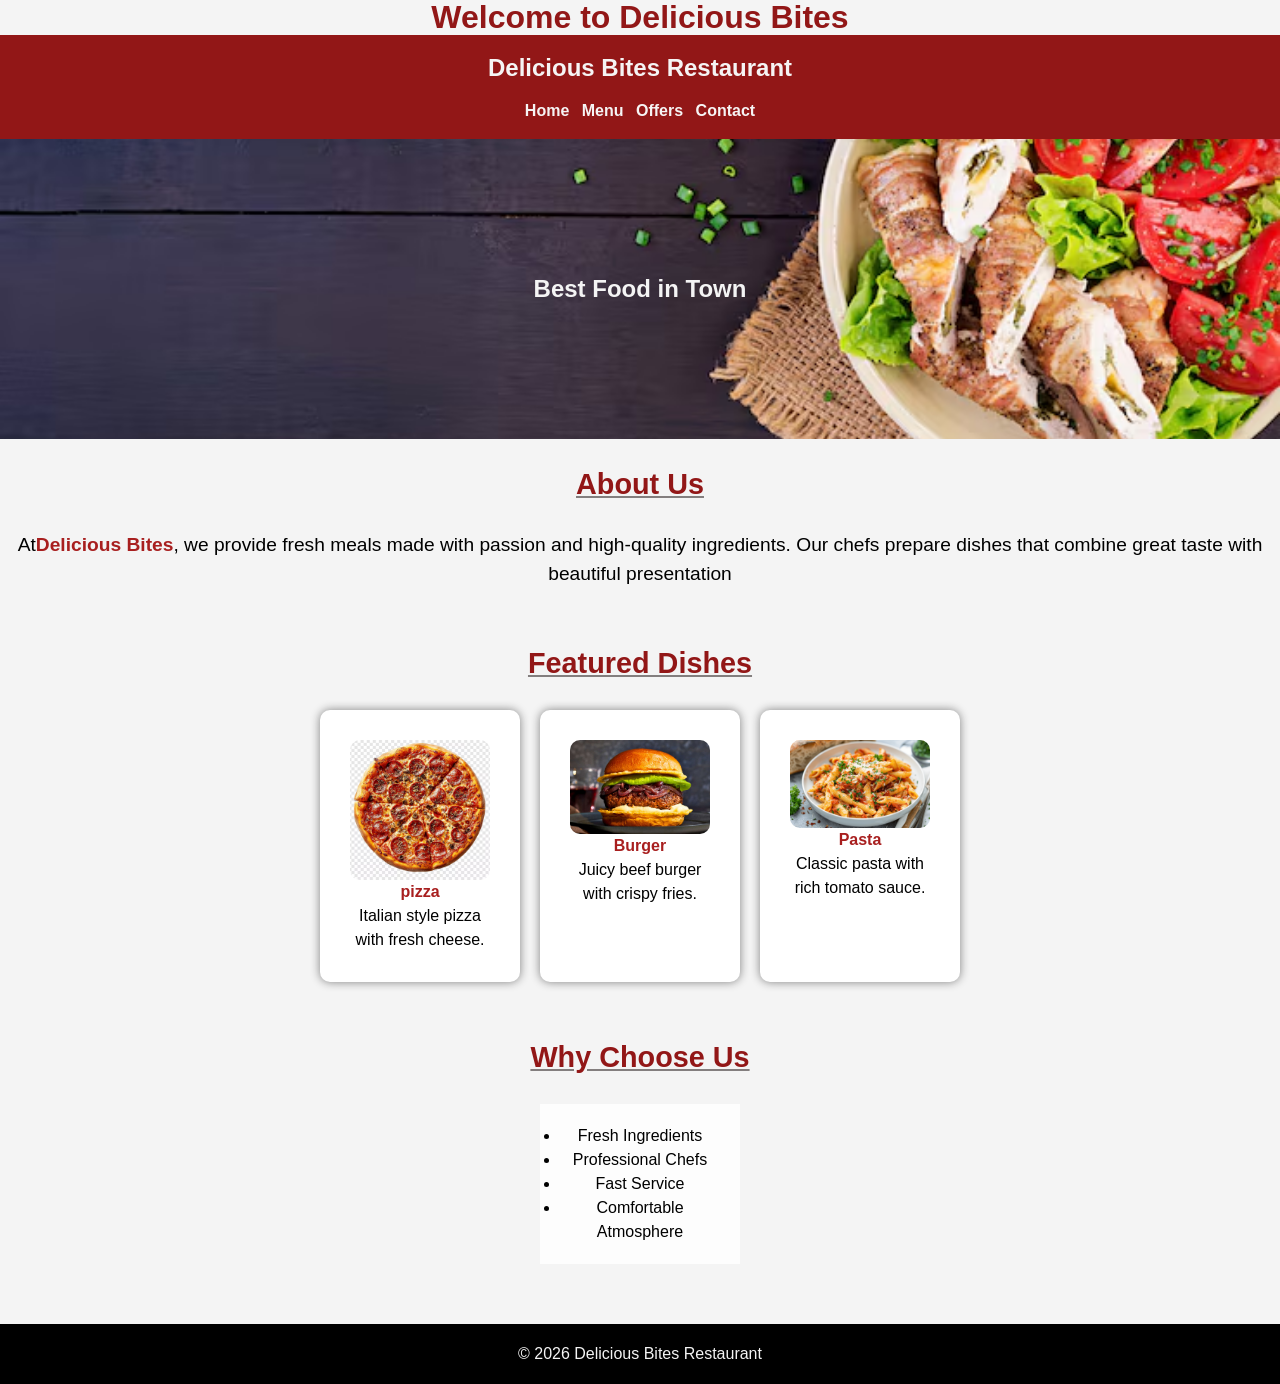
<file: index.html>
<!DOCTYPE html>
<html >
<head>
    <meta charset="UTF-8">
    <meta name="viewport" content="width=device-width, initial-scale=1.0">
    <meta name="description" content="good restaurant ">
    <meta name="keyword" content="good restaurant, osha restaurant ">
    <meta name="author" content="Abdelhamed ">

    <title> Delicious Bites - Home </title>

<link rel=" icon" href="images/logo.png"  >
<link rel="stylesheet" href="reset.css">
<link rel="stylesheet" href="index.css">

</head>
<body>
      <h1 class="entro"> Welcome to Delicious Bites</h1>



<section class="heed">
    <h2 >
   Delicious Bites Restaurant
</h2>
<h4>
   <nav class="nav">
<ul >
<li><a href="index.html">Home</a></li>
<li><a href="menu.html">Menu</a></li>
<li><a href="offers.html">Offers</a></li>
<li><a href="contact.html">Contact</a></li>

</ul>
   </nav>
</h4>
</section>

<div class="back">
   <h2 class="text-back"> Best Food in Town </h2>
</div>

<section>

<div class="about"> <h2>About Us</h2></div>

<p style="font-size:larger;">At<span class="pp">Delicious Bites</span>, we provide fresh meals made with passion and high-quality ingredients. Our chefs prepare dishes that combine great taste with beautiful presentation</p>

</section>

<section>

<div class="about2"> <h2>Featured Dishes</h2></div>

<div class="cards">
    
<div class="card"> 
 <img  class="img1" src="images/Pizza image.jpg">

 <p style="font-weight: bold; color:rgb(168, 31, 31) ">pizza</p>
 <p>Italian style pizza with fresh cheese.</p>

</div >

<div class="card" >
 <img  class="img1" src="images/Burger image.jpg">
<p style="font-weight: bold; color:rgb(168, 31, 31) ">Burger</p>
 <p>Juicy beef burger with crispy fries.</p>

</div>

<div class="card" >
 <img  class="img1" src="images/Pasta image.png">
<p style="font-weight: bold; color:rgb(168, 31, 31) ">Pasta</p>
 <p>Classic pasta with rich tomato sauce.</p>

</div>

</div>

</section>

<section>

<div class="about2"> <h2>Why Choose Us</h2></div>

<div class="list">

<ul>

<li>Fresh Ingredients</li>
<li>Professional Chefs</li>
<li>Fast Service</li>
<li>Comfortable Atmosphere</li>

</ul>

</div>

</section>

<footer class="end">
<p >© 2026 Delicious Bites Restaurant</p>
</footer>

</body>
</html>
</file>
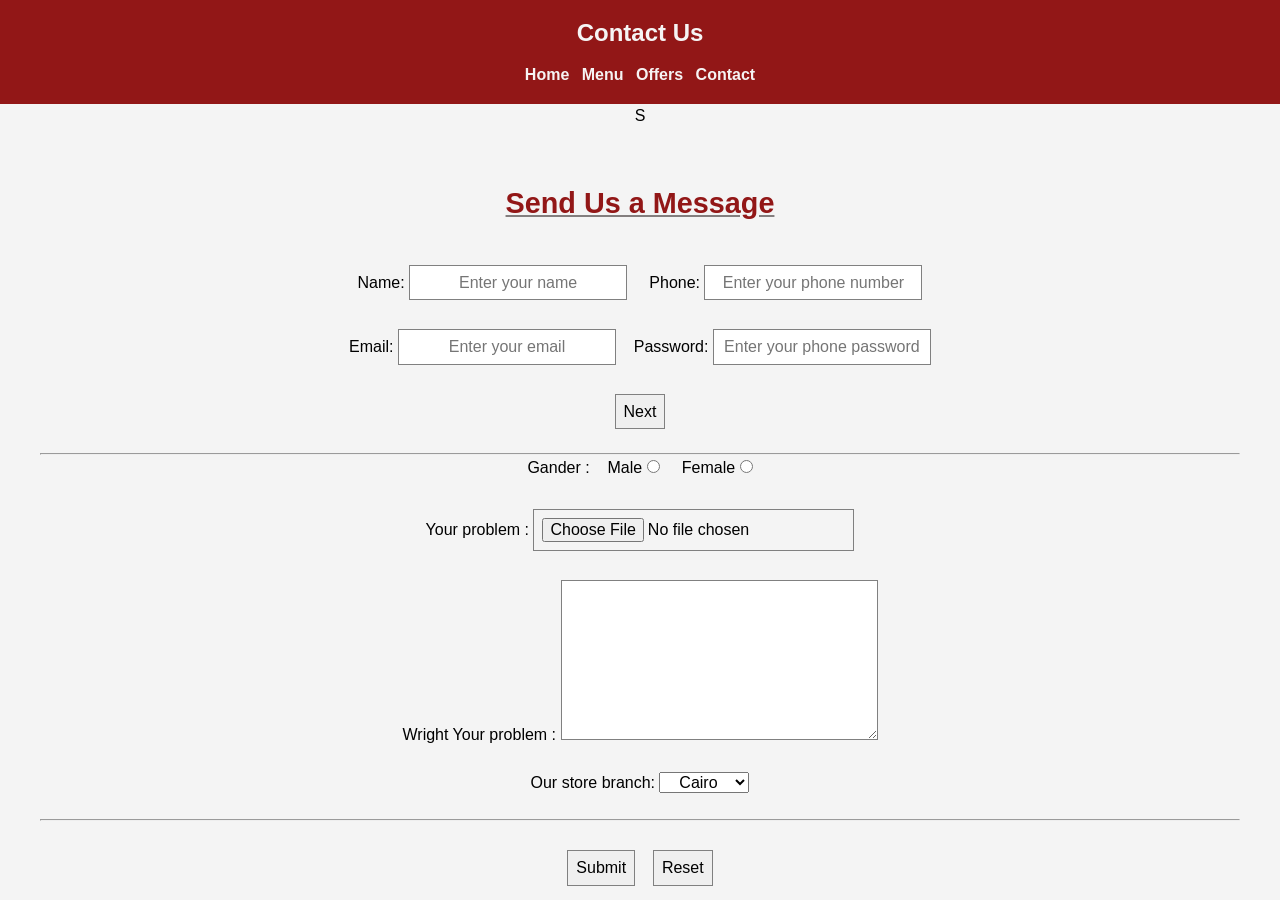
<file: contact.html>
<!DOCTYPE html>
<html >
<head>
  
    <meta charset="UTF-8">
    <meta name="viewport" content="width=device-width, initial-scale=1.0">
    <meta name="description" content="good restaurant ">
    <meta name="keyword" content="good restaurant, osha restaurant ">
    <meta name="author" content="Abdelhamed ">

    <title> Delicious Bites - contact </title>


<link rel=" icon" href="images/logo.png"  >
<link rel="stylesheet" href="reset.css">
<link rel="stylesheet" href="index.css">

</head>
<body>

    
<section class="heed">
    <h2 >
Contact Us
</h2>
<h4>
   <nav class="nav">
<ul >
<li><a href="index.html">Home</a></li>
<li><a href="menu.html">Menu</a></li>
<li><a href="offers.html">Offers</a></li>
<li><a href="contact.html">Contact</a></li>

</ul>
   </nav>
</h4>
</section>

<section>
S
<div class="about2"> <h2>Send Us a Message</h2></div>







<form method="get" action="king/king.html">

    <div>

Name: <input type="text" id="20051"  placeholder="Enter your name"> &nbsp;&nbsp;&nbsp;
Phone: <input type="text" id="20053"  placeholder="Enter your phone number">
</div>
<div> <br>
Email: <input type="text" id="20052"  placeholder="Enter your email">&nbsp;&nbsp;&nbsp;
Password: <input type="password" id="20054"  placeholder="Enter your phone password">

  </div>

<div><br>
 
      <input class="click"  type="button" value="Next"/>

</div>




    <br>
    <hr/>
  
<div >
    Gander :&nbsp;&nbsp;&nbsp;
Male <input class="click" type="radio" name="20055"  >  &nbsp;&nbsp;&nbsp;
Female <input class="click" type="radio" name="20055"  >

</div>


<div><br>
    Your problem :
 <input class="click" type="file">  

</div>



<div><br>
    <label>Wright Your problem :</label>
 <textarea row="4" cols="30"></textarea>  

</div>


<div><br>
    <label>Our store branch:</label>
<select class="click" width="40px">

    <option>Cairo </option>
    <option>New York </option>
    <option> China</option>


</select>

</div>
 <br>
<hr>

<div ><br>
 
    <input class="click" type="submit" placeholder="Send">&nbsp;&nbsp;&nbsp;
  <input  class="click" type="reset" >


</div>









</form>

</section>

</body>
</html>
</file>
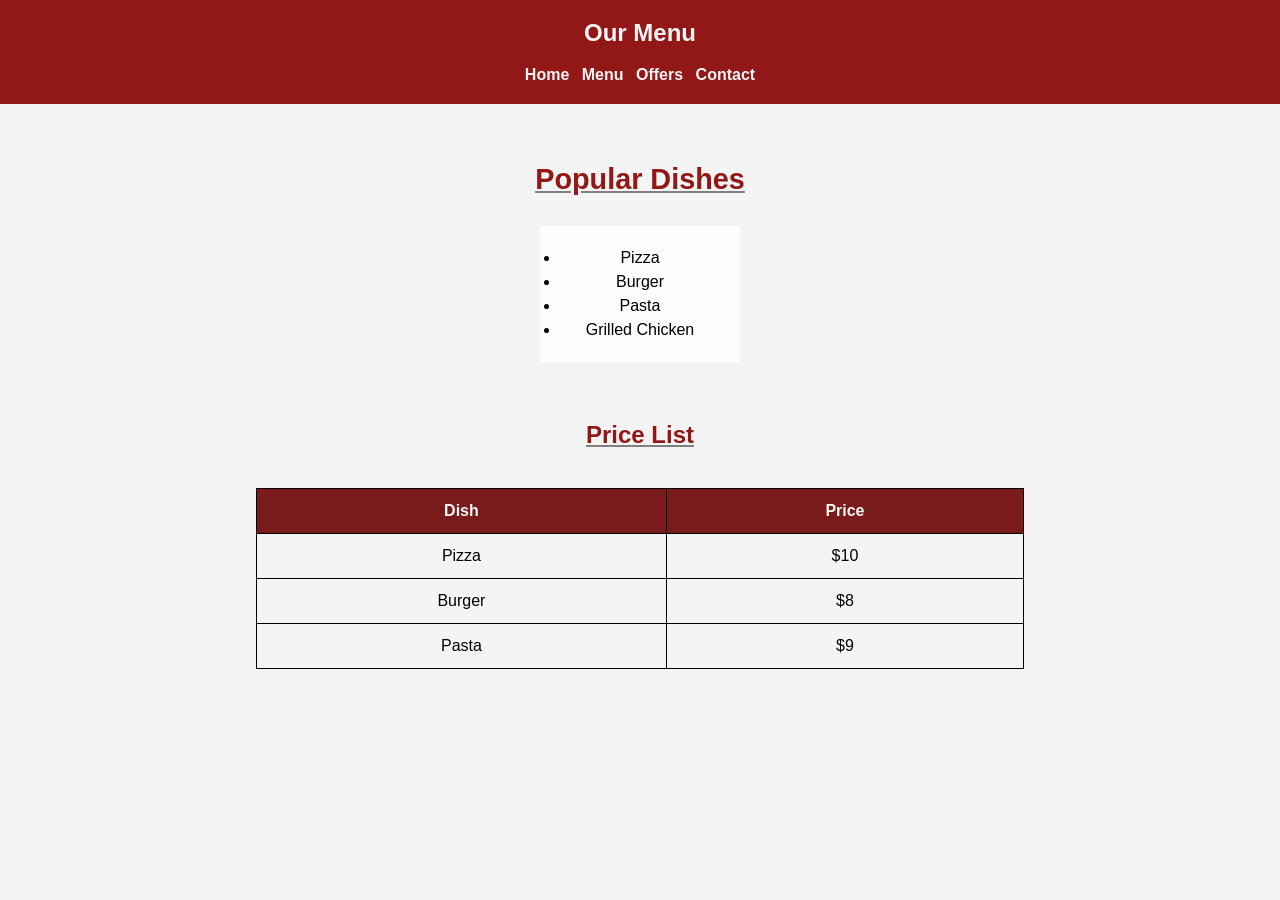
<file: menu.html>
<!DOCTYPE html>
<html >
<head>
  
<meta charset="UTF-8">
    <meta name="viewport" content="width=device-width, initial-scale=1.0">
    <meta name="description" content="good restaurant ">
    <meta name="keyword" content="good restaurant, osha restaurant ">
    <meta name="author" content="Abdelhamed ">

    <title> Delicious Bites - menu </title>


<link rel=" icon" href="images/logo.png"  >
<link rel="stylesheet" href="reset.css">
<link rel="stylesheet" href="index.css">

</head>
<body>
    
    
<section class="heed">
    <h2 >
  Our Menu
</h2>
<h4>
   <nav class="nav">
<ul >
<li><a href="index.html">Home</a></li>
<li><a href="menu.html">Menu</a></li>
<li><a href="offers.html">Offers</a></li>
<li><a href="contact.html">Contact</a></li>

</ul>
   </nav>
</h4>
</section>



<section>

<div class="about2"> <h2>Popular Dishes</h2></div>

<div class="list">

<ul>

<li>Pizza</li>
<li>Burger</li>
<li>Pasta</li>
<li>Grilled Chicken</li>

</ul>

</div>

</section>


<section>

<div class="about3">
<h2>
    Price List
</h2>

</div>

<div class="table-div">

<table >

<thead>

<th>Dish </th>
<th>Price</th>


</thead>

<tbody>
 
 <tr>

<td>Pizza</td>
<td>$10</td>

</tr>

<tr>

<td>Burger</td>
<td>$8</td>

</tr>

<tr>

<td>Pasta</td>
<td>$9</td>


</tr>





</tbody>




</table>

</div>

</section>






</body>
</html>
</file>
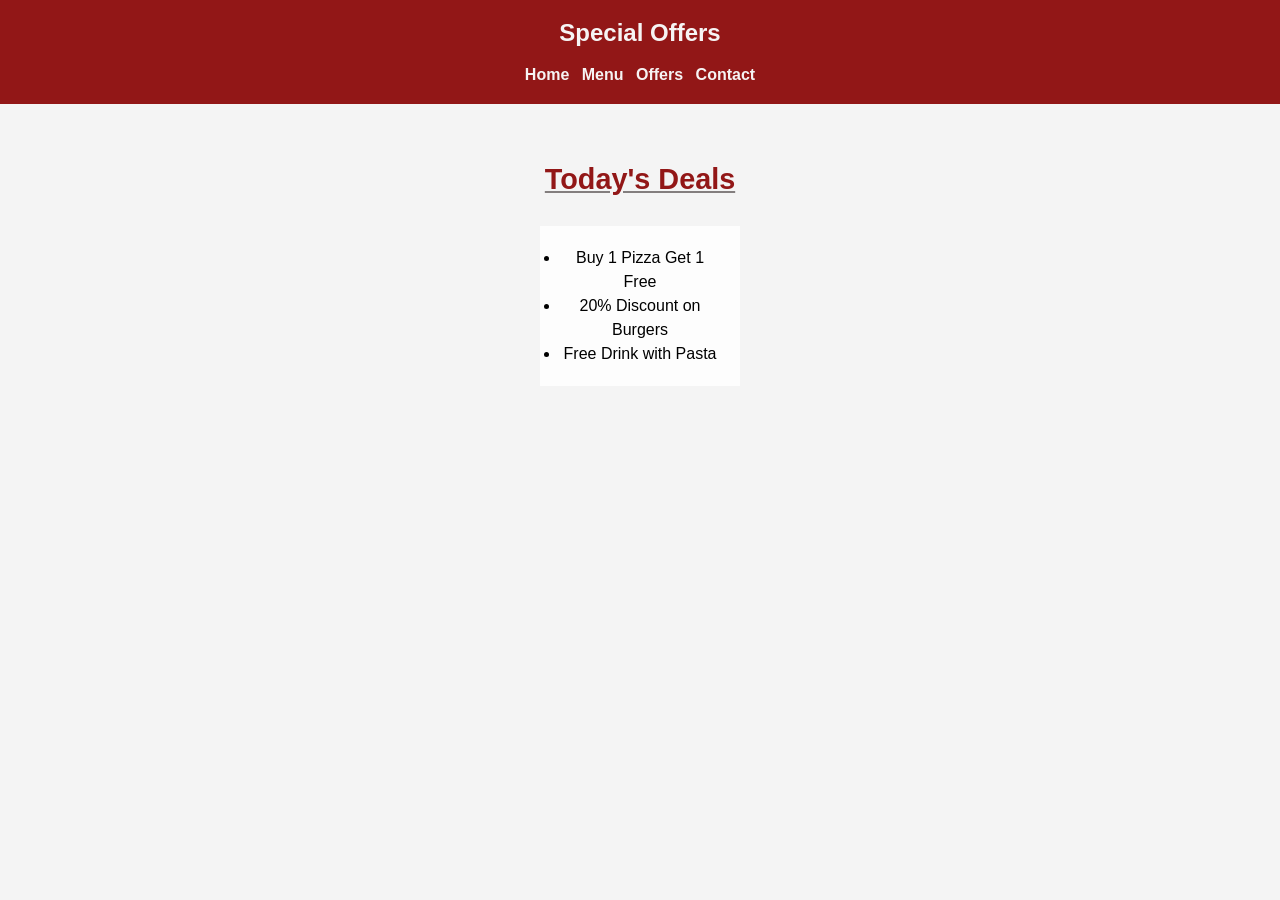
<file: offers.html>
<!DOCTYPE html>
<html 
>
<head>
  
    <meta charset="UTF-8">
    <meta name="viewport" content="width=device-width, initial-scale=1.0">
    <meta name="description" content="good restaurant ">
    <meta name="keyword" content="good restaurant, osha restaurant ">
    <meta name="author" content="Abdelhamed ">

    <title> Delicious Bites - offers </title>


<link rel=" icon" href="images/logo.png"  >
<link rel="stylesheet" href="reset.css">
<link rel="stylesheet" href="index.css">

</head>
<body>
    
<section  class="heed">
    <h2 >
Special Offers
</h2>
<h4>
   <nav class="nav">
<ul >
<li><a href="index.html">Home</a></li>
<li><a href="menu.html">Menu</a></li>
<li><a href="offers.html">Offers</a></li>
<li><a href="contact.html">Contact</a></li>

</ul>
   </nav>
</h4>
</section>

<section >

<div class="about2"> <h2>Today's Deals</h2></div>


<div class="list">

<ul>

<li>Buy 1 Pizza Get 1 Free</li>
<li>20% Discount on Burgers</li>
<li>Free Drink with Pasta</li>

</ul>

</div>

</section>










</body>
</html>
</file>
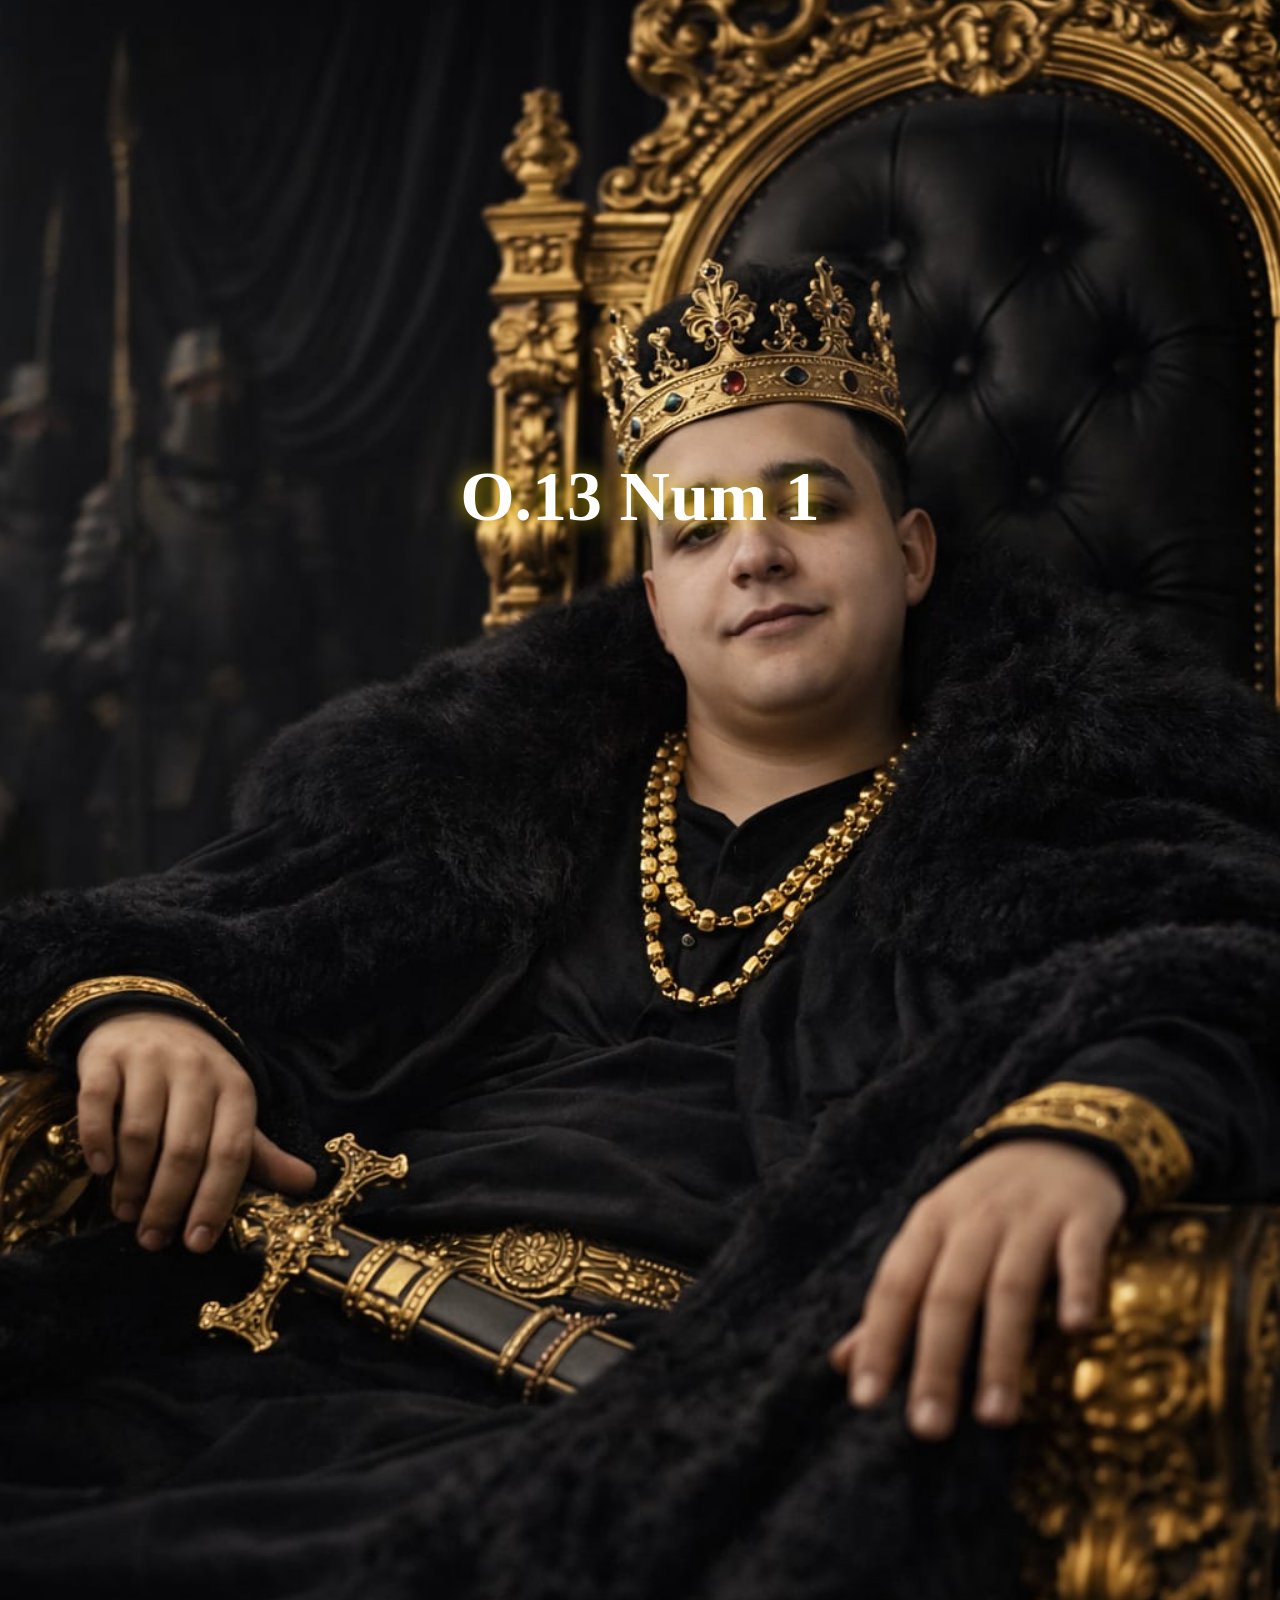
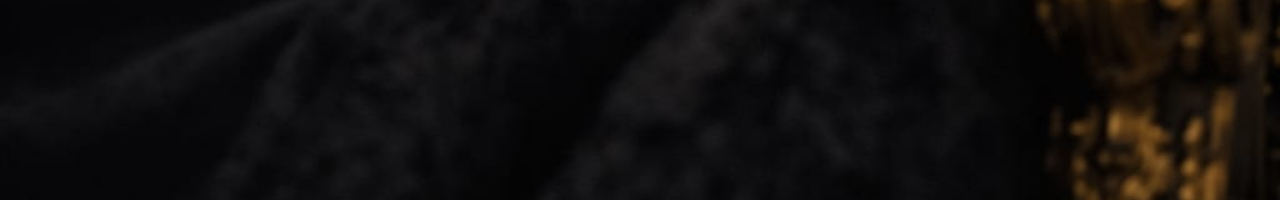
<file: king/king.html>
<!DOCTYPE html>
<html lang="en">
<head>
  <meta charset="UTF-8">
  <title>King </title>
  <link rel=" icon" href="osking.png"  >
  <link rel="stylesheet" href="king2.css">
</head>
<body>

  <div class="hero">
    <h1>O.13 Num 1</h1>
  </div>



</body>
</html>
</file>
<file: index.css>
*{
box-sizing: border-box;
margin:0;
padding:0;
}
*{

    text-align: center;


}

li{

cursor:pointer;

}
a:active{

    color:rgb(98, 195, 98);

}



body{
font-family: Arial;
background-color:#f4f4f4;
}

.entro{

color:rgb(146, 23, 23);
text-align:center;
 box-sizing:border-box;
}


.heed{

background-color: rgb(146, 23, 23);

color:rgb(246, 244, 244);
text-align:center;
margin:0 px;
padding:20px;

}
a{

text-decoration: none;

}
.nav{
margin-top: 20px;


}


nav ul  li {
list-style: none;

display: inline;
 margin : 4px;
}


nav ul li:hover{
color:gold;

}
.back{
height: 300px;

background-image: url('images/restaurant cover image.jpg');
background-position: center;
background-size:cover;
background-repeat:no-repeat ;

display: flex;
justify-content: center;
align-items: center;
}
.text-back{

color: #f4f4f4;
text-align: center;
font-weight: bold;

}
.about{
margin: 0;
padding: 30px;

    color:rgb(146, 23, 23);
font-weight: bold;
text-decoration:underline ;
text-decoration-color:rgb(131, 126, 126) ;

font-size: larger;
}
.pp{

    color:rgb(168, 31, 31);
    font-weight: bold;
    
}
.about2{
margin: 0;
padding-top: 60px;

color:rgb(146, 23, 23);
font-weight: bold;
text-decoration:underline ;
text-decoration-color:rgb(131, 126, 126) ;

font-size: larger;
}

.cards{

margin-top: 30px ;
 display: flex;
  justify-content: center;
gap:20px;

}
.img1{

border-radius:10px ;
}

.card{

background:white;
padding:30px;
width:200px;
text-align:center;
border-radius:10px;
box-shadow:0 0 10px gray;

}

.card:hover{
transform:scale(1.05);
transition:0.3s;
}




.list{


margin: auto;
margin-top: 30px ;
margin-bottom: 60px;
background-color: #fdfdfd;

padding:20px;
width:200px;
li:hover{

    color:rgb(255, 0, 0);
}
}
.end{
height: 60px;
background-color: black;
color: #f4f4f4;
text-align: center;
display: flex;
justify-content: center;
align-items: center;
}


.about3{
color: rgb(146, 23, 23);
text-decoration: underline;
text-decoration-color:gray ;
 font-weight:bold;

}

.table-div{

display: flex;
 justify-content: center;

}
table{



width: 60%;
margin-top: 40px; 
border-collapse: collapse;

}

thead{

color: #f4f4f4;
background-color: rgb(122, 27, 27);

}
th, td 
{
border:1px solid black;
padding:10px;
text-align:center;

}
form{

margin: 40px;




}

input, textarea{
padding:8px;
margin-top:5px;
border:1px solid gray;
}
.click{


cursor:pointer;

}
</file>
<file: king/king2.css>
body {
  margin: 0;
}

/* الصورة */
.hero {
  height: 200vh; /* خليها أطول عشان تعمل scroll */

  background: url("WhatsApp Image 2026-03-28 at 3.58.03 AM.jpeg") no-repeat;
  background-size: cover;
  background-position: 50% 20%;
}

/* النص الثابت 🔥 */
.hero h1 {
  position: fixed; /* أهم حاجة */

  top: 50%;
  left: 50%;
  transform: translate(-50%, -50%);

  color: white;
  font-size: 70px;
  font-weight: bold;
  text-align: center;

  text-shadow: 0 0 20px rgba(255, 215, 0, 0.8);
}
</file>
